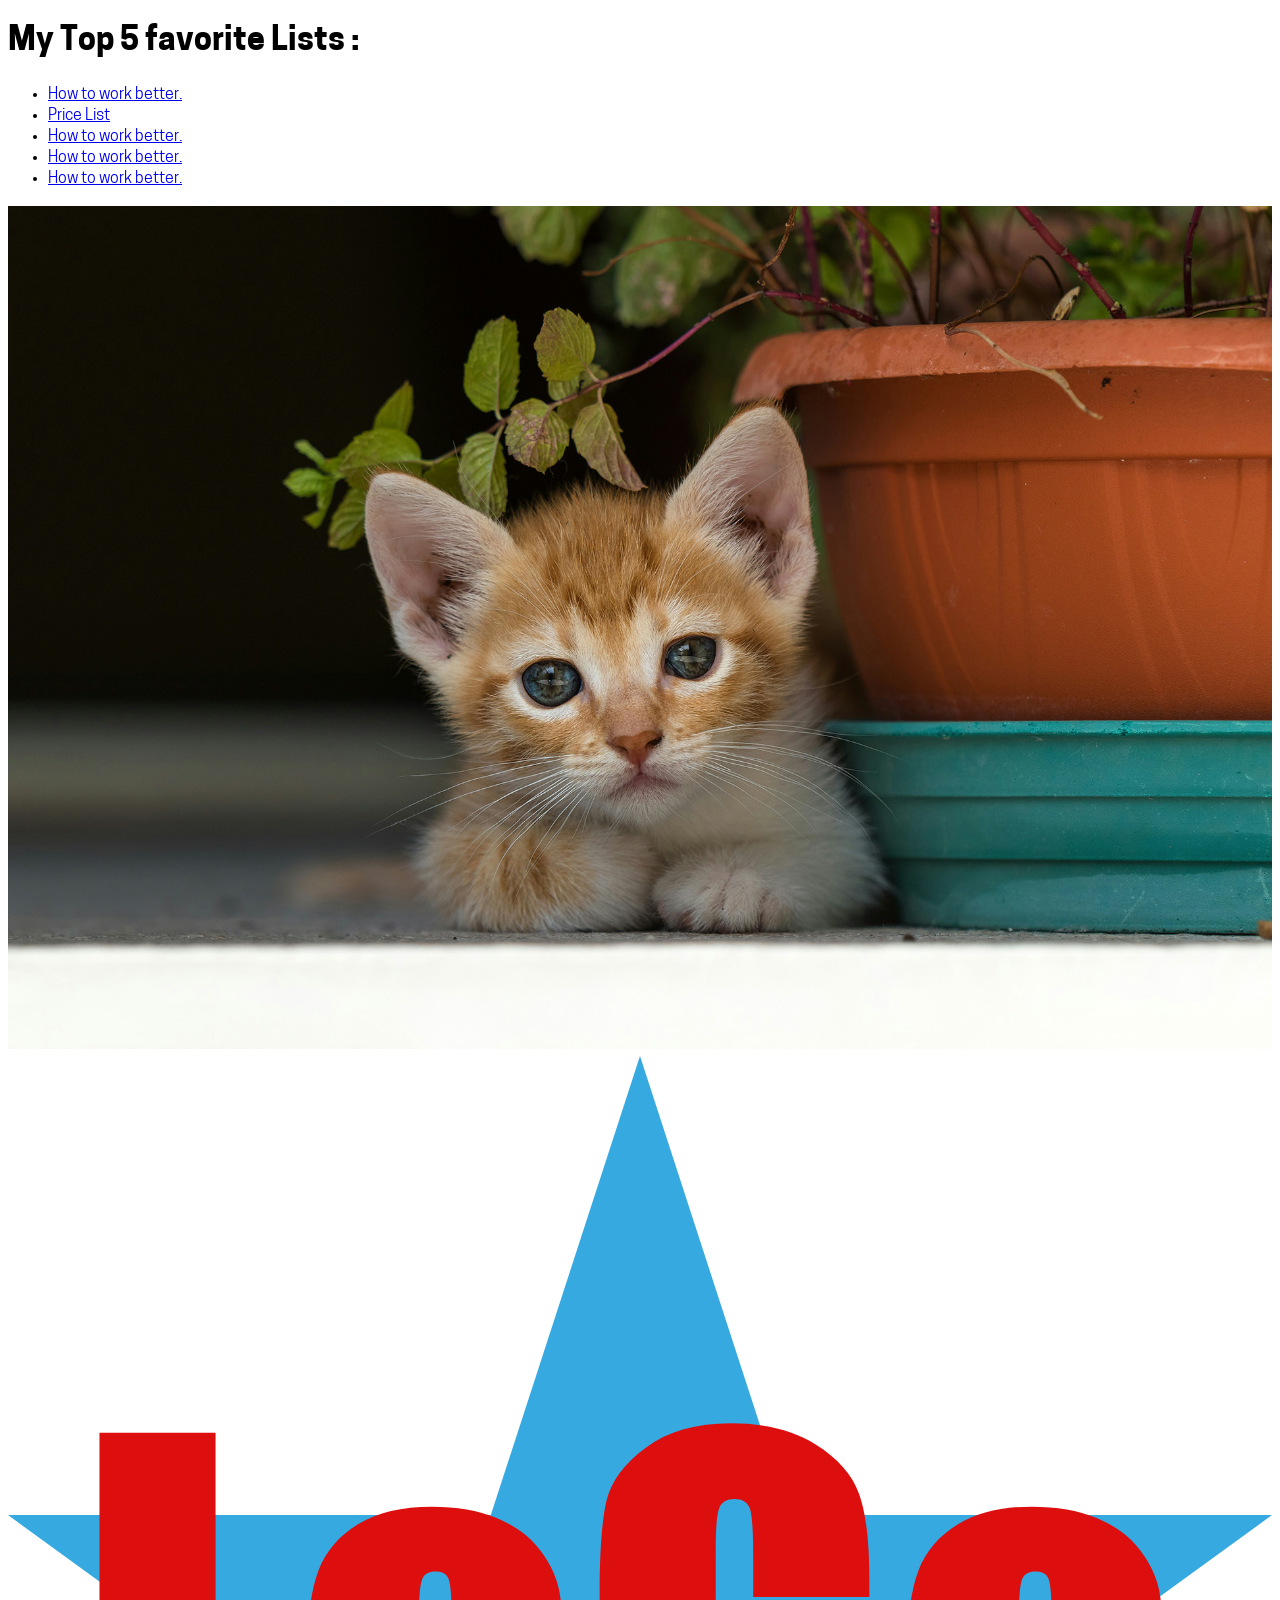
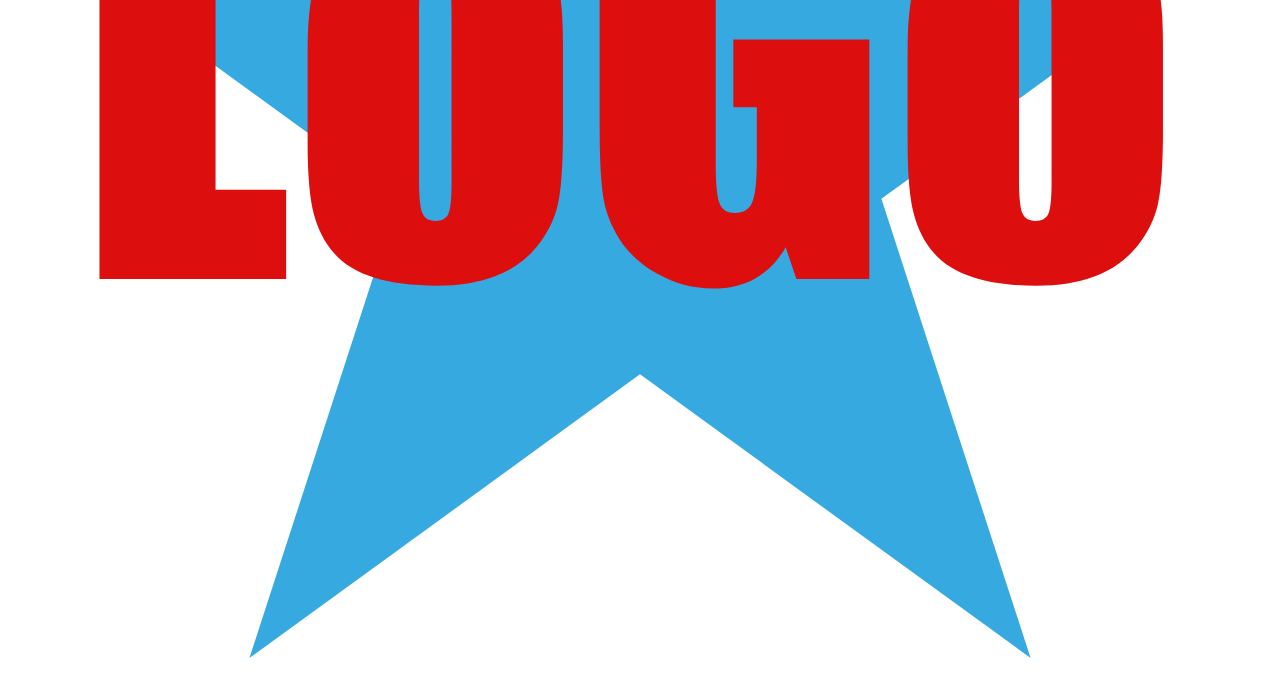
<file: Index.html>
<!DOCTYPE html>
<html lang="en">
<head>
	<meta charset="UTF-8">
	<meta name="viewport" content="width=device-width, initial-scale=1.0">
	<title>Document</title>
	<link rel="stylesheet" href="style.css">
	<!-- ajout dans chaque page -->

	<link rel="stylesheet" href="cooper-font/cooper-font.css">
	<style>
		body{font-family: "cooper-font", sans-serif;}
	</style>
	
</head>
<body>
	<h1>My Top 5 favorite Lists :</h1>

	<ul>
		<li><a href="how-to-work-better.html">How to work better.</a></li>
		
		<li><a href="price-list.html">Price List</a></li>
		
		<li><a href="how-to-work-better.html">How to work better.</a></li>
		
		<li><a href="how-to-work-better.html">How to work better.</a></li>
		
		<li><a href="how-to-work-better.html">How to work better.</a></li>
	</ul>

	<img src="Logo-image-test//Katzen.jpg" alt="">
	<img src="Logo-image-test//LoGo.svg" alt="">
</body>
</html>
</file>
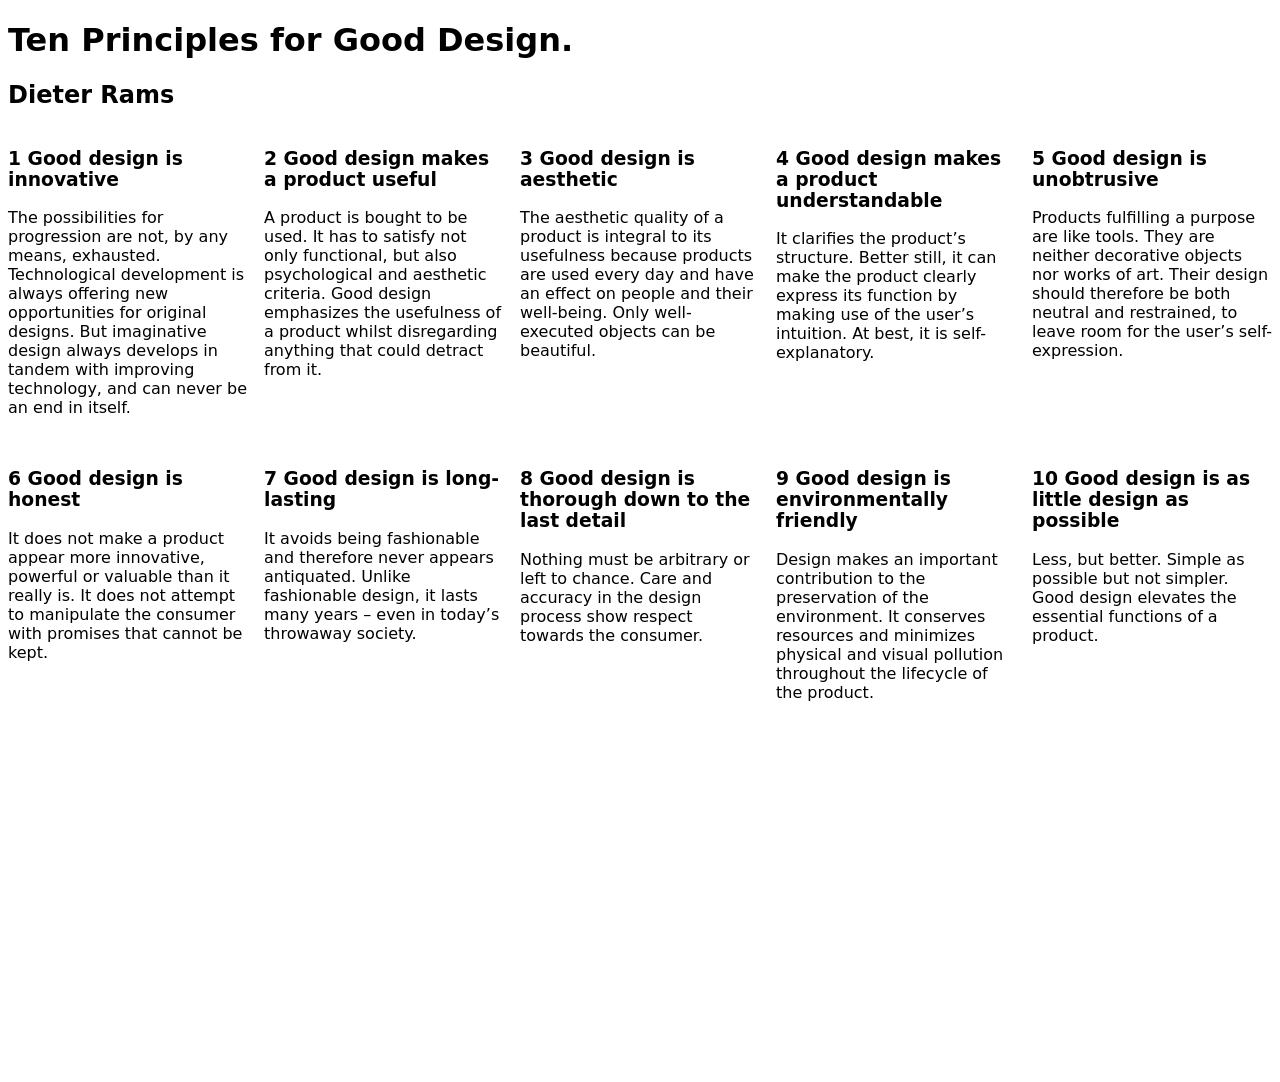
<file: dix-principes.html>
<!DOCTYPE html>
<html lang="en">
<head>
	<meta charset="UTF-8">
	<meta name="viewport" content="width=device-width, initial-scale=1.0">
	<title>Document</title>
	<link rel="stylesheet" href="style.css">
</head>
<body>

<h1>Ten Principles for Good Design. </h1>
<h2>Dieter Rams</h2>

<div class="grid-boxes">

	<article>
		<h3>1	Good design is innovative </h3>
		<p>The possibilities for progression are not, by any means, exhausted. Technological development is always offering new opportunities for original designs. But imaginative design always develops in tandem with improving technology, and can never be an end in itself.</p>
	</article>

	<article>
		<h3>2	Good design makes a product useful </h3>
		<p>A product is bought to be used. It has to satisfy not only functional, but also psychological and aesthetic criteria. Good design emphasizes the usefulness of a product whilst disregarding anything that could detract from it.
</p>
	</article>

	<article>
		<h3>3	Good design is aesthetic </h3>
		<p>The aesthetic quality of a product is integral to its usefulness because products are used every day and have an effect on people and their well-being. Only well-executed objects can be beautiful.</p>
	</article>

	<article>
		<h3>4	Good design makes a product understandable </h3>
		<p>It clarifies the product’s structure. Better still, it can make the product clearly express its function by making use of the user’s intuition. At best, it is self-explanatory.</p>
	</article>

	<article>
		<h3>5	Good design is unobtrusive </h3>
		<p>Products fulfilling a purpose are like tools. They are neither decorative objects nor works of art. Their design should therefore be both neutral and restrained, to leave room for the user’s self-expression.</p>
	</article>

	<article>
		<h3>6	Good design is honest </h3>
		<p>It does not make a product appear more innovative, powerful or valuable than it really is. It does not attempt to manipulate the consumer with promises that cannot be kept.</p>
	</article>

	<article>
		<h3>7	Good design is long-lasting </h3>
		<p>It avoids being fashionable and therefore never appears antiquated. Unlike fashionable design, it lasts many years – even in today’s throwaway society.</p>
	</article>

	<article>
		<h3>8	Good design is thorough down to the last detail </h3>
		<p>Nothing must be arbitrary or left to chance. Care and accuracy in the design process show respect towards the consumer.</p>
	</article>

	<article>
		<h3>9	Good design is environmentally friendly </h3>
		<p>Design makes an important contribution to the preservation of the environment. It conserves resources and minimizes physical and visual pollution throughout the lifecycle of the product.</p>
	</article>

	<article>
		<h3>10	Good design is as little design as possible </h3>
		<p>Less, but better. Simple as possible but not simpler. Good design elevates the essential functions of a product.</p>
	</article>

	<article>
		<h3></h3>
		<p></p>
	</article>
</div>




</body>
</html>
</file>
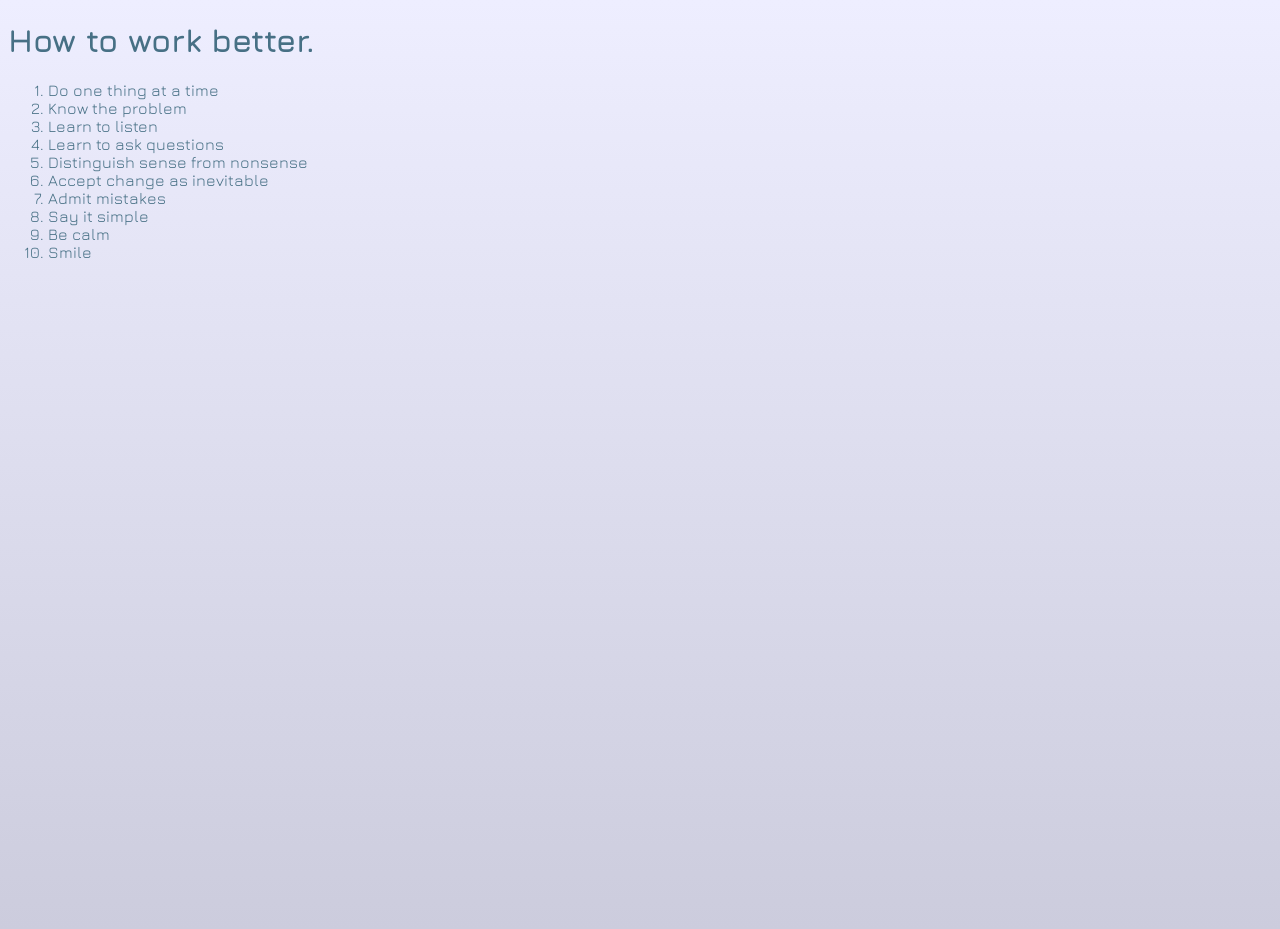
<file: how-to-work-better.html>
<!DOCTYPE html>
<html lang="en">
<head>
	<meta charset="UTF-8">
	<meta name="viewport" content="width=device-width, initial-scale=1.0">
	<title>How to work better.</title>
	<link rel="stylesheet" href="style.css">

	<link rel="preconnect" href="https://fonts.googleapis.com">
	<link rel="preconnect" href="https://fonts.gstatic.com" crossorigin>
	<link href="https://fonts.googleapis.com/css2?family=Jura:wght@300..700&display=swap" rel="stylesheet">

	<style>
		body{font-family: "Jura", sans-serif;
	color: hsl(200,30%, 40%);
	background: linear-gradient(#EEF, #CCD);
	min-height: 100vh;
}

	</style>

</head>

<body>
<h1>How to work better.</h1>

<ol>

<li>Do one thing at a time</li>
<li>Know the problem</li>
<li>Learn to listen</li>
<li>Learn to ask questions</li>
<li>Distinguish sense from nonsense</li>
<li>Accept change as inevitable</li>
<li>Admit mistakes</li>
<li>Say it simple</li>
<li>Be calm</li>
<li>Smile</li>

</ol>

<!-- <ul>
	<li>Haribo</li>
	<li>chips</li>
	<li>Tomme</li>
</ul>

<ol>
	<li>Bestester</li>
	<li>Bestest</li>
	<li>Best</li>
	<li>Better</li>

</ol> -->

</body>
</html>
</file>
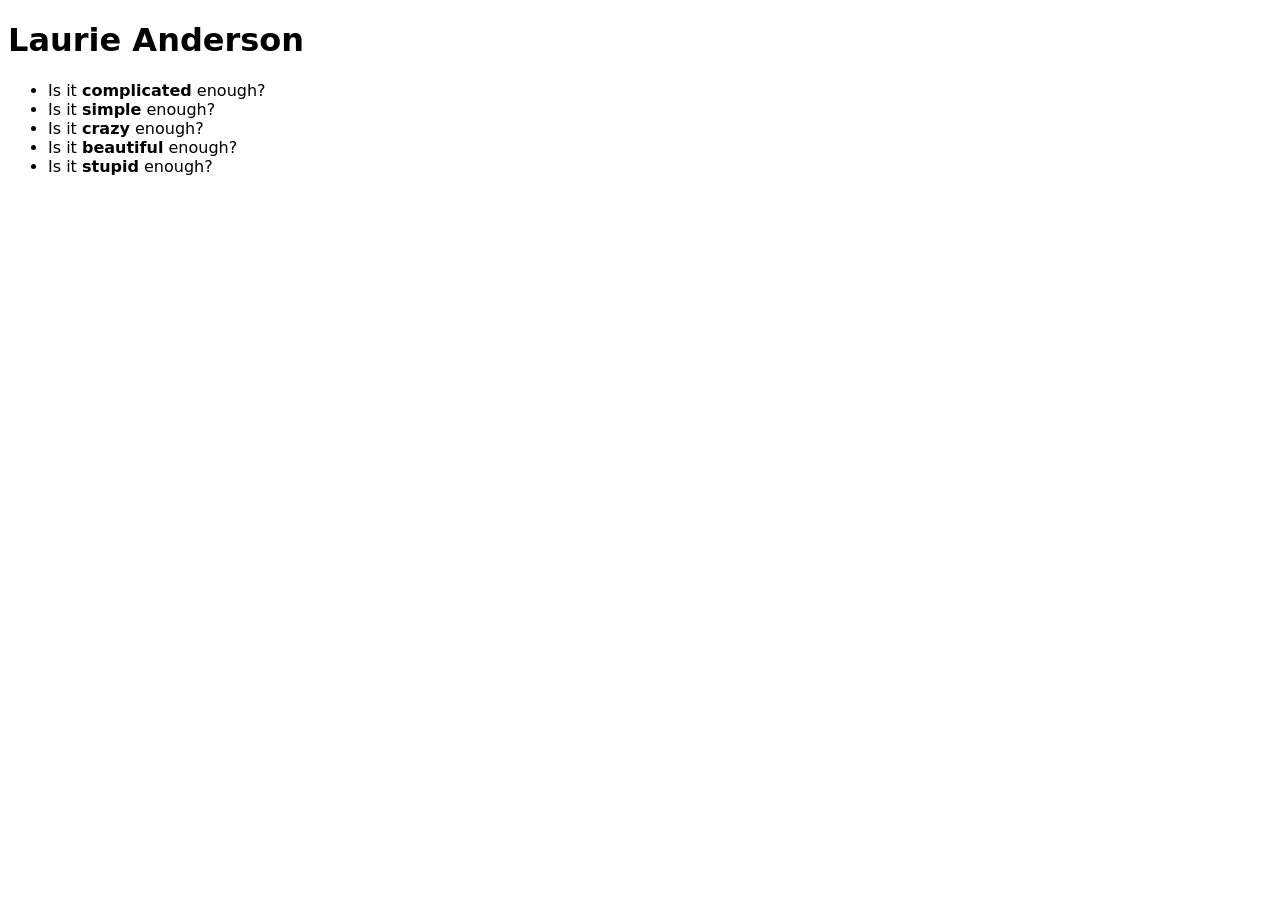
<file: is-it.enough.html>
<!DOCTYPE html>
<html lang="en">
<head>
	<meta charset="UTF-8">
	<meta name="viewport" content="width=device-width, initial-scale=1.0">
	<title>Document</title>
		<link rel="stylesheet" href="style.css">
</head>
<body>

<h1>Laurie Anderson</h1>

<ul>
	<li>Is it 	<b>complicated</b> enough? </li>
	<li>Is it 	<b>simple</b> enough? </li>
	<li>Is it 	<b>crazy</b>  enough?</li>
	<li>Is it 	<b>beautiful</b> enough? </li>
	<li>Is it 	<b>stupid</b> enough?</li>
</ul>











</body>
</html>
</file>
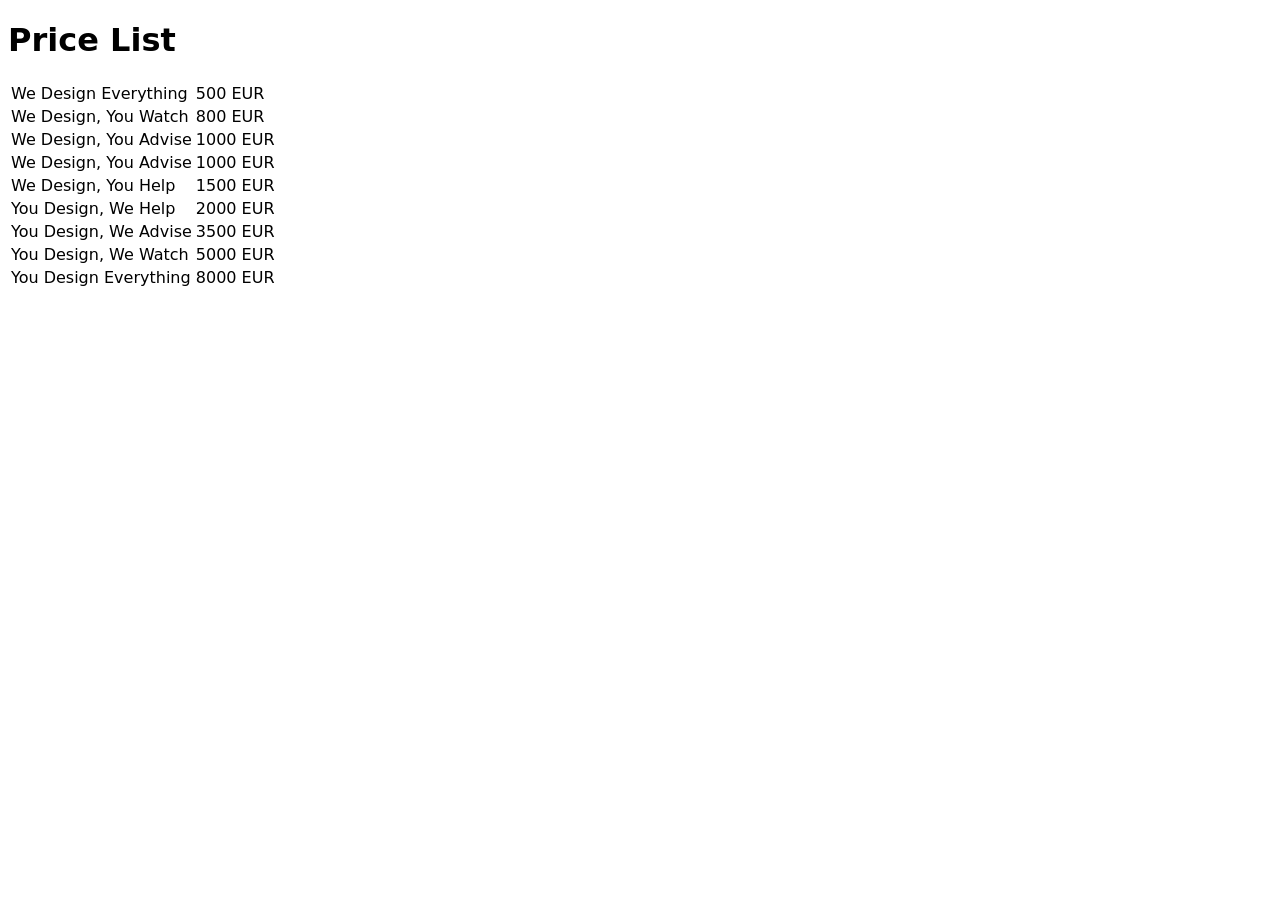
<file: price-list.html>
<!DOCTYPE html>
<html lang="en">
<head>
	<meta charset="UTF-8">
	<meta name="viewport" content="width=device-width, initial-scale=1.0">
	<title>Price List</title>
	<link rel="stylesheet" href="style.css">
</head>


<body>

	<h1>Price List</h1>

	<table>
		<tr>
			<td>We Design Everything</td>
			<td>500 EUR</td>
		</tr>

		<tr>
			<td>We Design, You Watch</td>
			<td>800 EUR</td>
		</tr>

		<tr>
			<td>We Design, You Advise</td>
			<td>1000 EUR</td>
		</tr>

		<tr>
			<td>We Design, You Advise</td>
			<td>1000 EUR</td>
		</tr>

		<tr>
			<td>We Design, You Help</td>
			<td>1500 EUR</td>
		</tr>

		<tr>
			<td>You Design, We Help</td>
			<td>2000 EUR</td>
		</tr>

		<tr>
			<td>You Design, We Advise</td>
			<td>3500 EUR</td>
		</tr>

		<tr>
			<td>You Design, We Watch</td>
			<td>5000 EUR</td>
		</tr>

		<tr>
			<td>You Design Everything</td>
			<td>8000 EUR</td>
		</tr>

	</table>
	
</body>
</html>
</file>
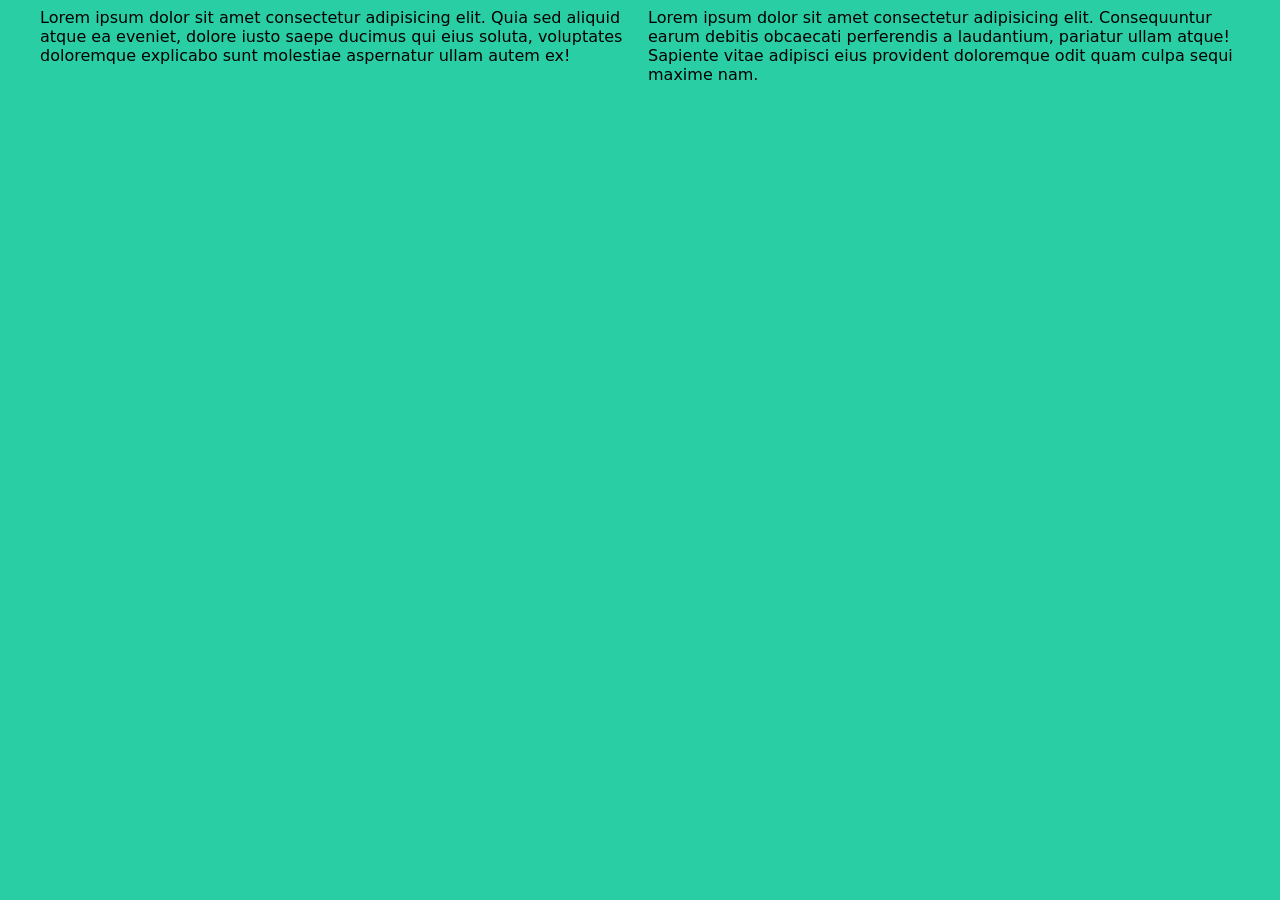
<file: responsive-essai.html>
<!DOCTYPE html>
<html lang="en">
<head>
	<meta charset="UTF-8">
	<meta name="viewport" content="width=device-width, initial-scale=1.0">
	<title>Document</title>
	<style>
		body {font-family: system-ui;}

		/* mobile first */
		/* @media(min-width:640px){
			.row {display: flex;gap: 1rem;}
			.row>*{flex:1;}
		} */

			.row {display: flex;gap: 1rem;}
			.row>*{flex:1;}

			@media (max-width: 640px) {
				.row{flex-direction: column;}
			}
		.row{
			max-width: 1200px;
			margin: auto;
		}

		@media (min-width:666px){
			body{background: rgb(42, 206, 165);}
		}

		@media (max-width:500px){
			div {color:magenta}
		}
	</style>
</head>
<body>
	<div class="row">
		<div>Lorem ipsum dolor sit amet consectetur adipisicing elit. Quia sed aliquid atque ea eveniet, dolore iusto saepe ducimus qui eius soluta, voluptates doloremque explicabo sunt molestiae aspernatur ullam autem ex!</div>
		<div>Lorem ipsum dolor sit amet consectetur adipisicing elit. Consequuntur earum debitis obcaecati perferendis a laudantium, pariatur ullam atque! Sapiente vitae adipisci eius provident doloremque odit quam culpa sequi maxime nam.</div>
	</div>
</body>
</html>
</file>
<file: style.css>
body{

font-family: system-ui;
}

img {max-width: 100%; }

.grid-boxes{
	display: grid;
	grid-template-columns: 
		repeat(
			auto-fill,
			minmax(
				min(15rem,100%),1fr
			)
		)
	;
	grid-auto-rows: 1fr;
	gap: 1rem;
}
</file>
<file: cooper-font/cooper-font.css>
@font-face{ font-family: "cooper-font"; font-weight: 200; font-style: normal; src:url("CooperHewitt-Thin.woff");}
@font-face{ font-family: "cooper-font"; font-weight: 200; font-style: italic; src :url("CooperHewitt-ThinItalic.woff");}

@font-face{ font-family: "cooper-font"; font-weight: 300; font-style: normal; src :url("CooperHewitt-Light.woff");}
@font-face{ font-family: "cooper-font"; font-weight: 300; font-style: italic; src :url("CooperHewitt-LightItalic.woff");}

@font-face{ font-family: "cooper-font"; font-weight: 400; font-style: normal; src:url("CooperHewitt-Book.woff");}
@font-face{ font-family: "cooper-font"; font-weight: 400; font-style: italic; src:url("CooperHewitt-BookItalic.woff");}

@font-face{ font-family: "cooper-font"; font-weight: 500; font-style: normal; src:url("CooperHewitt-Medium.woff");}
@font-face{ font-family: "cooper-font"; font-weight: 500; font-style: italic; src:url("CooperHewitt-MediumItalic.woff");}

@font-face{ font-family: "cooper-font"; font-weight: 600; font-style: normal; src:url("CooperHewitt-Semibold.woff");}
@font-face{ font-family: "cooper-font"; font-weight: 600; font-style: italic; src:url("CooperHewitt-SemiboldItalic.woff");}

@font-face{ font-family: "cooper-font"; font-weight: 700; font-style: normal; src:url("CooperHewitt-Bold.woff");}
@font-face{ font-family: "cooper-font"; font-weight: 700; font-style: italic; src:url("CooperHewitt-BoldItalic.woff");}

@font-face{ font-family: "cooper-font"; font-weight: 800; font-style: normal; src:url("CooperHewitt-Heavy.woff");}
@font-face{ font-family: "cooper-font"; font-weight: 800; font-style: italic; src:url("CooperHewitt-HeavyItalic.woff");}
</file>
